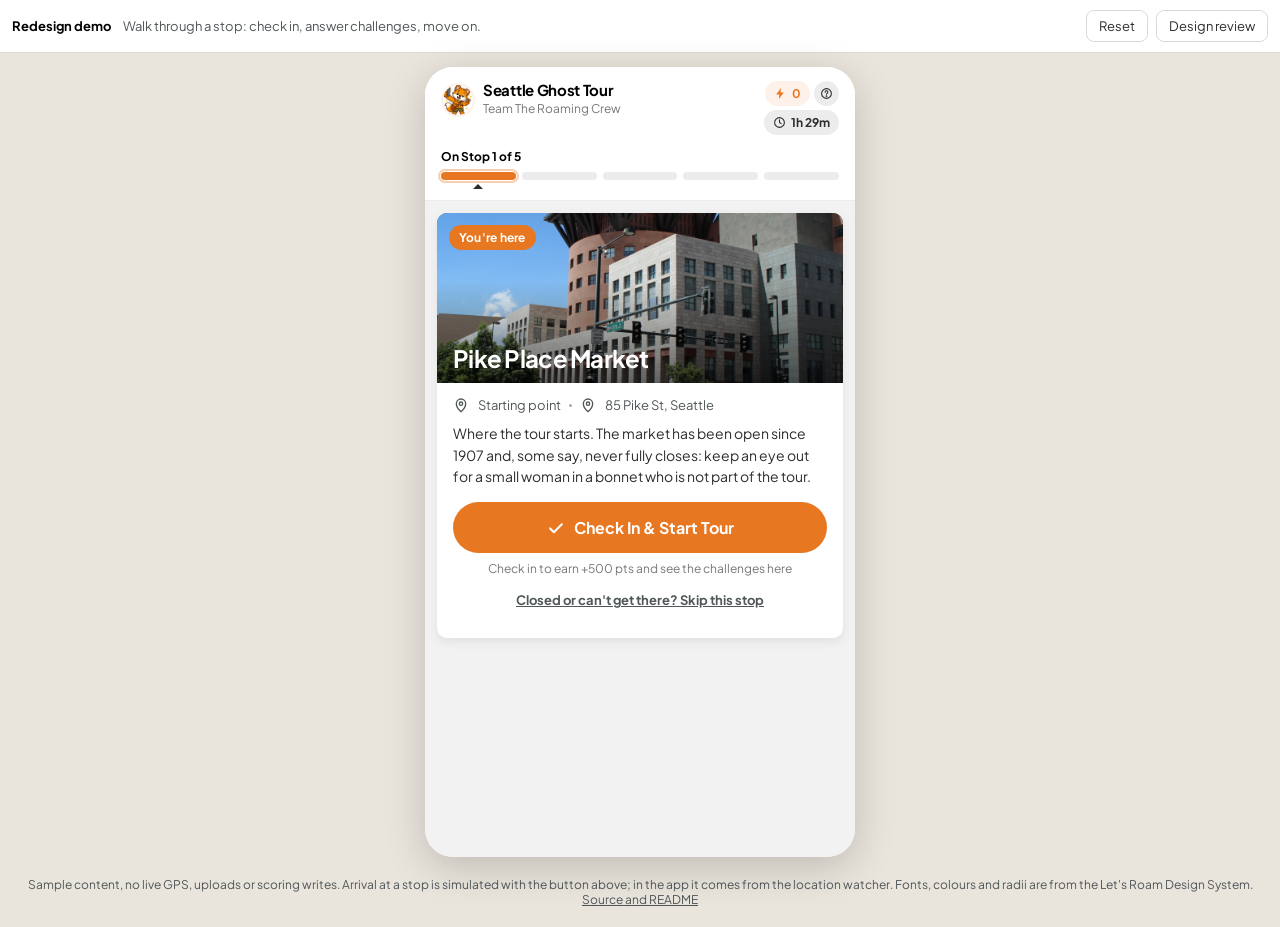
<file: index.html>
<!doctype html>
<html lang="en">
<head>
  <meta charset="utf-8">
  <meta name="viewport" content="width=device-width, initial-scale=1, viewport-fit=cover">
  <title>Let's Roam - Hunt screen redesign</title>
  <meta name="description" content="Redesigned main hunt screen for Let's Roam scavenger hunt tours. Interactive demo.">
  <link rel="stylesheet" href="./styles.css">
</head>
<body class="demo">
  <div class="demo-bar">
    <strong>Redesign demo</strong>
    <span class="hint">Walk through a stop: check in, answer challenges, move on.</span>
    <span class="spacer"></span>
    <button id="demo-arrive" class="primary">Simulate GPS: arrive</button>
    <button id="demo-reset">Reset</button>
    <a href="./review-v3.html">Design review</a>
  </div>

  <div class="phone">
    <div id="app" class="app"></div>
  </div>
  <p class="demo-note">
    Sample content, no live GPS, uploads or scoring writes. Arrival at a stop is simulated with the button above;
    in the app it comes from the location watcher. Fonts, colours and radii are from the Let's Roam Design System.
    <a href="https://github.com/mikeprimak/lets-roam-hunt">Source and README</a>
  </p>

  <script src="./hunt-data.js"></script>
  <script src="./app.js"></script>
</body>
</html>
</file>
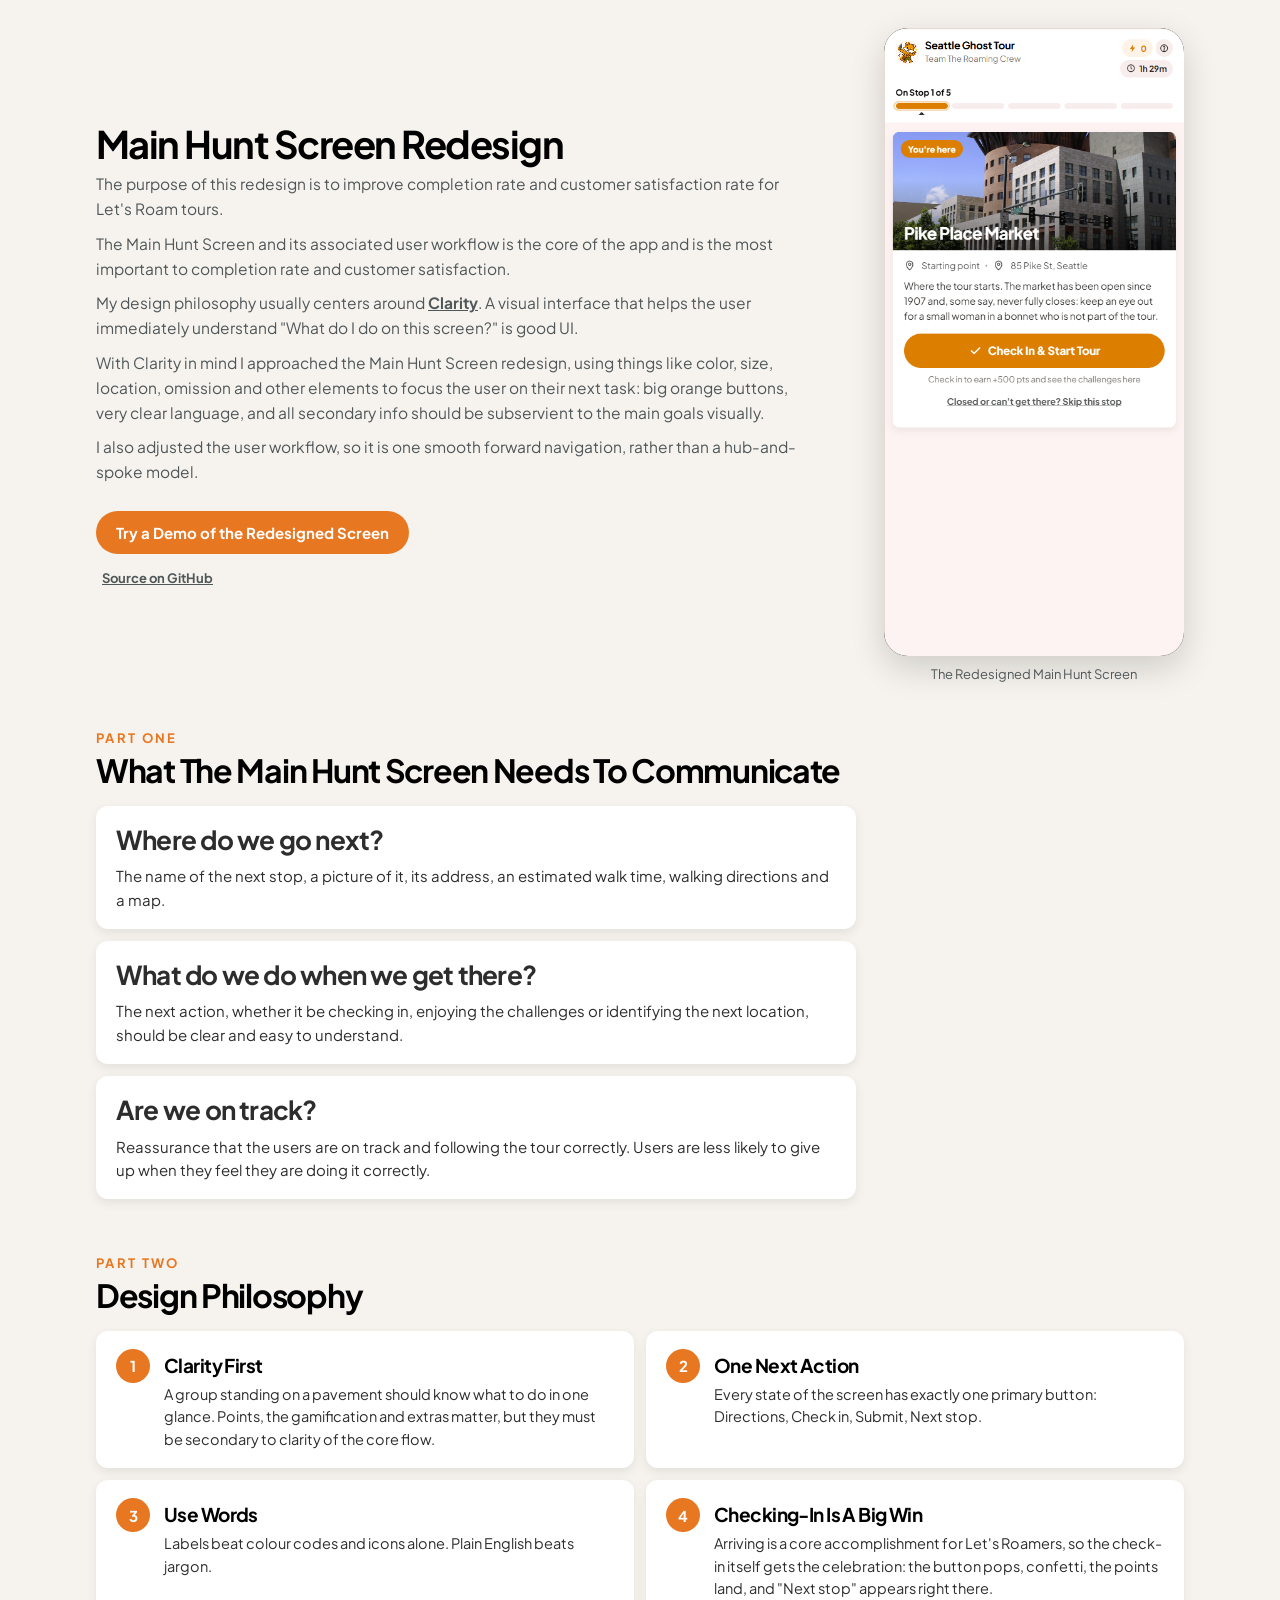
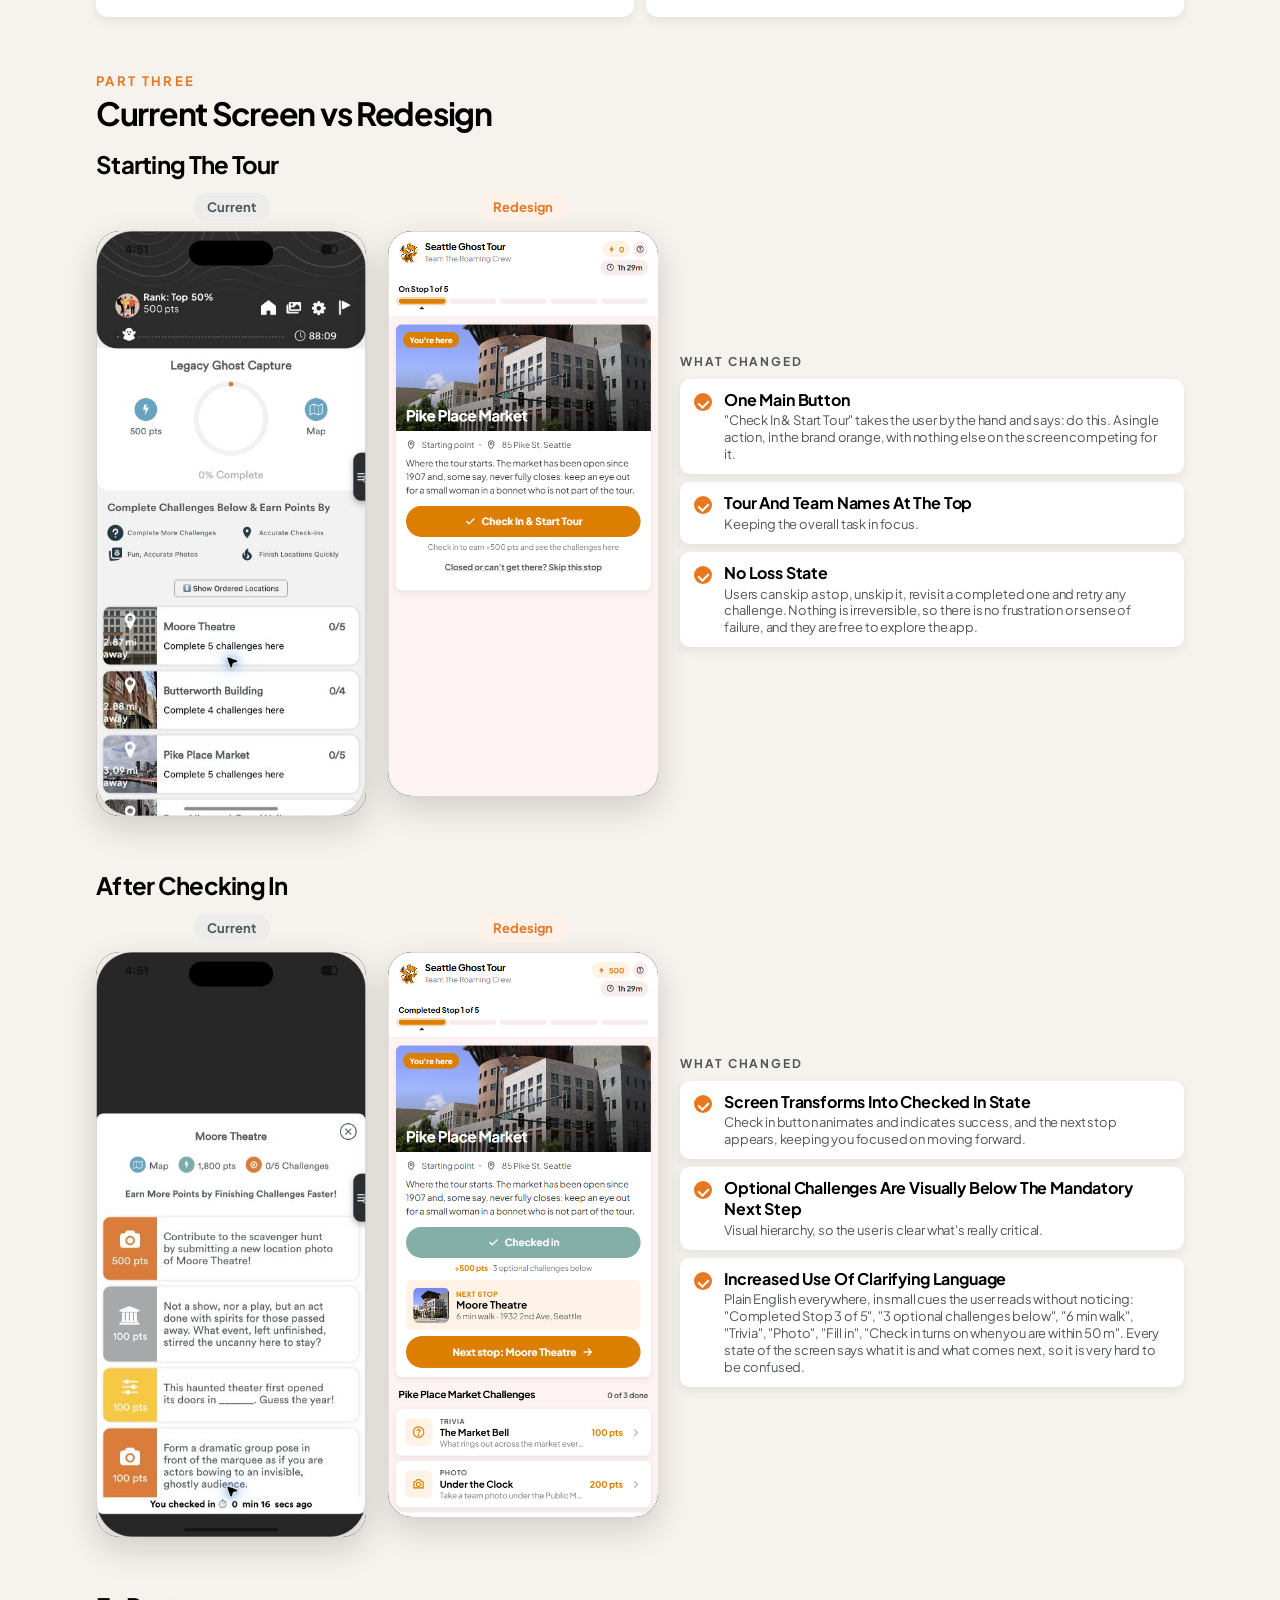
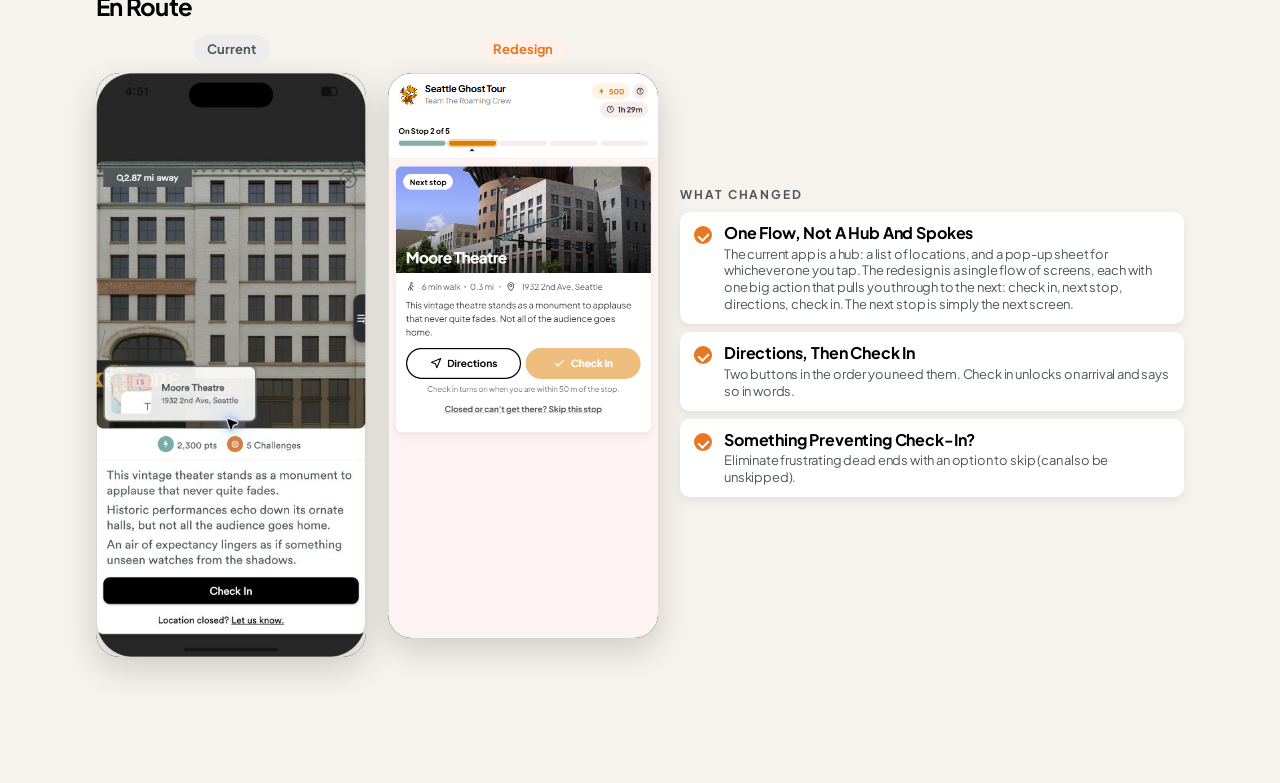
<file: review-v3.html>
<!doctype html>
<html lang="en">
<head>
  <meta charset="utf-8">
  <meta name="viewport" content="width=device-width, initial-scale=1">
  <title>Let's Roam - Main Hunt Screen Redesign</title>
  <link rel="stylesheet" href="./styles.css">
  <style>
    body { background: #F6F3EE; }
    .wrap { max-width: 1120px; margin: 0 auto; padding: 28px 16px 70px; }
    h1 { font-size: 38px; letter-spacing: -0.04em; line-height: 1.05; margin: 0 0 8px; }
    .lead { font-size: 17px; color: var(--lr-gray-3); font-weight: 500; line-height: 1.6; max-width: 720px; margin: 0 0 14px; }
    .lead a { color: var(--lr-black); }
    .cta { display: flex; gap: 10px; flex-wrap: wrap; margin: 6px 0 40px; }
    .cta a { display: inline-flex; align-items: center; gap: 8px; padding: 12px 20px; border-radius: 50px; font-weight: 700; text-decoration: none; font-size: 15px; }
    .cta a.primary { background: var(--lr-orange); color: #fff; }
    .cta a.secondary { background: #fff; color: var(--lr-black); box-shadow: inset 0 0 0 2px var(--lr-black); }

    .hero { display: grid; grid-template-columns: 1fr minmax(240px, 300px); gap: 32px; align-items: center; margin-bottom: 48px; }
    @media (max-width: 720px) { .hero { grid-template-columns: 1fr; } .hero-shot { max-width: 320px; margin: 0 auto; } }
    .hero .cta { margin: 26px 0 0; }
    .hero .src { margin: 16px 0 0 6px; font-size: 13px; font-weight: 700; color: var(--lr-gray-3); }
    .hero .src a { color: var(--lr-gray-3); font-weight: 700; }
    .hero .lead { font-size: 15.5px; margin-bottom: 10px; }
    .hero-shot .cap { font-size: 13px; color: var(--lr-gray-3); font-weight: 600; text-align: center; margin: 10px 0 0; }
    .label { font-size: 13px; font-weight: 700; letter-spacing: .18em; text-transform: uppercase; color: var(--lr-orange); margin: 0 0 8px; }
    h2 { font-size: 32px; letter-spacing: -0.04em; line-height: 1.05; margin: 0 0 18px; }
    section { margin-bottom: 56px; }

    .needs { display: grid; grid-template-columns: 1fr; gap: 12px; max-width: 760px; }
    .need { background: #fff; border-radius: 12px; box-shadow: var(--shadow-card); padding: 20px 20px 18px; }
    .need .big { font-size: 26px; font-weight: 700; letter-spacing: -0.03em; line-height: 1.1; margin: 0 0 10px; }
    .need p { margin: 0; font-size: 15px; line-height: 1.55; font-weight: 500; color: var(--lr-gray-4); }
    .need p b { color: var(--lr-black); }
    .then { margin: 16px 0 0; font-size: 16px; font-weight: 600; color: var(--lr-gray-3); }

    .phil { display: grid; grid-template-columns: repeat(2, 1fr); gap: 12px; }
    @media (max-width: 640px) { .phil { grid-template-columns: 1fr; } }
    .p { background: #fff; border-radius: 12px; box-shadow: var(--shadow-card); padding: 18px 20px; display: flex; gap: 14px; }
    .p .n { flex: none; width: 34px; height: 34px; border-radius: 50%; background: var(--lr-orange); color: #fff; font-weight: 800; display: grid; place-items: center; font-size: 15px; }
    .p h3 { margin: 4px 0 6px; font-size: 19px; letter-spacing: -0.03em; }
    .p p { margin: 0; font-size: 14.5px; line-height: 1.55; font-weight: 500; color: var(--lr-gray-4); }
    .p.lead-p { grid-column: 1 / -1; background: var(--lr-black); color: #fff; }
    .p.lead-p .n { background: var(--lr-orange); }
    .p.lead-p h3 { font-size: 24px; }
    .p.lead-p p { color: #ddd; font-size: 16px; }

    /* Old | notes | new */
    .pair { margin-bottom: 54px; }
    .pair h3 { font-size: 24px; letter-spacing: -0.03em; margin: 0 0 14px; }
    .trio { display: grid; grid-template-columns: minmax(200px, 270px) minmax(200px, 270px) 1fr; gap: 22px; align-items: start; }
    .trio .notes { align-self: center; }
    @media (max-width: 820px) { .trio { grid-template-columns: 1fr 1fr; } .trio .notes { grid-column: 1 / -1; } }
    .shot { text-align: center; }
    .shot .tag { display: inline-block; padding: 6px 14px; border-radius: 50px; font-weight: 700; font-size: 13px; margin-bottom: 10px; }
    .shot .tag.old { background: var(--lr-gray-light); color: var(--lr-gray-3); }
    .shot .tag.new { background: var(--lr-off-orange); color: var(--lr-orange); }
    .frame { border-radius: 24px; overflow: hidden; box-shadow: 0 12px 34px rgba(0,0,0,.16); background: #000; }
    .frame img { width: 100%; display: block; }
    .notes { align-self: center; }
    .notes .k { font-size: 12px; font-weight: 700; letter-spacing: .16em; text-transform: uppercase; color: var(--lr-gray-3); margin: 0 0 10px; }
    .notes ul { list-style: none; margin: 0; padding: 0; }
    .notes li { position: relative; padding: 11px 14px 11px 44px; background: #fff; border-radius: 10px; box-shadow: var(--shadow-card); margin-bottom: 8px; font-size: 16px; font-weight: 700; letter-spacing: -0.01em; line-height: 1.3; }
    .notes li small { display: block; font-size: 13px; font-weight: 500; color: var(--lr-gray-3); margin-top: 2px; }
    .notes li::before { content: ""; position: absolute; left: 14px; top: 14px; width: 18px; height: 18px; border-radius: 50%; background: var(--lr-orange); }
    .notes li::after { content: ""; position: absolute; left: 19.5px; top: 19px; width: 5px; height: 8px; border: solid #fff; border-width: 0 2.5px 2.5px 0; transform: rotate(45deg); }
    .foot { font-size: 14px; color: var(--lr-gray-3); font-weight: 500; margin-top: 10px; }
    .foot a { color: var(--lr-black); }
  </style>
</head>
<body>
<div class="wrap">
  <div class="hero">
    <div class="hero-text">
      <h1>Main Hunt Screen Redesign</h1>
      <p class="lead">The purpose of this redesign is to improve completion rate and customer satisfaction rate for Let's Roam tours.</p>
      <p class="lead">The Main Hunt Screen and its associated user workflow is the core of the app and is the most important to completion rate and customer satisfaction.</p>
      <p class="lead">My design philosophy usually centers around <b><u>Clarity</u></b>. A visual interface that helps the user immediately understand "What do I do on this screen?" is good UI.</p>
      <p class="lead">With Clarity in mind I approached the Main Hunt Screen redesign, using things like color, size, location, omission and other elements to focus the user on their next task: big orange buttons, very clear language, and all secondary info should be subservient to the main goals visually.</p>
      <p class="lead">I also adjusted the user workflow, so it is one smooth forward navigation, rather than a hub-and-spoke model.</p>
      <div class="cta"><a class="primary" href="./index.html">Try a Demo of the Redesigned Screen</a></div>
      <p class="src"><a href="https://github.com/mikeprimak/lets-roam-hunt">Source on GitHub</a></p>
    </div>
    <div class="hero-shot"><div class="frame"><img src="./assets/redesign/start.png" alt="Redesigned hunt screen at the first stop: Check In and Start Tour"></div><p class="cap">The Redesigned Main Hunt Screen</p></div>
  </div>

  <section>
    <p class="label">Part one</p>
    <h2>What The Main Hunt Screen Needs To Communicate</h2>
    <div class="needs">
      <div class="need"><p class="big">Where do we go next?</p><p>The name of the next stop, a picture of it, its address, an estimated walk time, walking directions and a map.</p></div>
      <div class="need"><p class="big">What do we do when we get there?</p><p>The next action, whether it be checking in, enjoying the challenges or identifying the next location, should be clear and easy to understand.</p></div>
      <div class="need"><p class="big">Are we on track?</p><p>Reassurance that the users are on track and following the tour correctly. Users are less likely to give up when they feel they are doing it correctly.</p></div>
    </div>
  </section>

  <section>
    <p class="label">Part two</p>
    <h2>Design Philosophy</h2>
    <div class="phil">
      <div class="p"><span class="n">1</span><div><h3>Clarity First</h3><p>A group standing on a pavement should know what to do in one glance. Points, the gamification and extras matter, but they must be secondary to clarity of the core flow.</p></div></div>
      <div class="p"><span class="n">2</span><div><h3>One Next Action</h3><p>Every state of the screen has exactly one primary button: Directions, Check in, Submit, Next stop.</p></div></div>
      <div class="p"><span class="n">3</span><div><h3>Use Words</h3><p>Labels beat colour codes and icons alone. Plain English beats jargon.</p></div></div>
      <div class="p"><span class="n">4</span><div><h3>Checking-In Is A Big Win</h3><p>Arriving is a core accomplishment for Let's Roamers, so the check-in itself gets the celebration: the button pops, confetti, the points land, and "Next stop" appears right there.</p></div></div>
    </div>
  </section>

  <section>
    <p class="label">Part three</p>
    <h2>Current Screen vs Redesign</h2>

    <div class="pair">
      <h3>Starting The Tour</h3>
      <div class="trio">
        <div class="shot"><span class="tag old">Current</span><div class="frame"><img src="./assets/current/screen-04.png" alt="Current main hunt screen"></div></div>
        <div class="shot"><span class="tag new">Redesign</span><div class="frame"><img src="./assets/redesign/start.png" alt="Redesign, first stop"></div></div>
        <div class="notes">
          <p class="k">What changed</p>
          <ul>
            <li>One Main Button<small>"Check In &amp; Start Tour" takes the user by the hand and says: do this. A single action, in the brand orange, with nothing else on the screen competing for it.</small></li>
            <li>Tour And Team Names At The Top<small>Keeping the overall task in focus.</small></li>
            <li>No Loss State<small>Users can skip a stop, unskip it, revisit a completed one and retry any challenge. Nothing is irreversible, so there is no frustration or sense of failure, and they are free to explore the app.</small></li>
          </ul>
        </div>
      </div>
    </div>

    <div class="pair">
      <h3>After Checking In</h3>
      <div class="trio">
        <div class="shot"><span class="tag old">Current</span><div class="frame"><img src="./assets/current/screen-08.png" alt="Current challenge list sheet"></div></div>
        <div class="shot"><span class="tag new">Redesign</span><div class="frame"><img src="./assets/redesign/at-stop.png" alt="Redesign, checked in with next stop and challenges"></div></div>
        <div class="notes">
          <p class="k">What changed</p>
          <ul>
            <li>Screen Transforms Into Checked In State<small>Check in button animates and indicates success, and the next stop appears, keeping you focused on moving forward.</small></li>
            <li>Optional Challenges Are Visually Below The Mandatory Next Step<small>Visual hierarchy, so the user is clear what's really critical.</small></li>
            <li>Increased Use Of Clarifying Language<small>Plain English everywhere, in small cues the user reads without noticing: "Completed Stop 3 of 5", "3 optional challenges below", "6 min walk", "Trivia", "Photo", "Fill in", "Check in turns on when you are within 50 m". Every state of the screen says what it is and what comes next, so it is very hard to be confused.</small></li>
          </ul>
        </div>
      </div>
    </div>

    <div class="pair">
      <h3>En Route</h3>
      <div class="trio">
        <div class="shot"><span class="tag old">Current</span><div class="frame"><img src="./assets/current/screen-06.png" alt="Current location sheet: photo, distance, description, Check In"></div></div>
        <div class="shot"><span class="tag new">Redesign</span><div class="frame"><img src="./assets/redesign/next-stop.png" alt="Redesign, on the way to stop 2"></div></div>
        <div class="notes">
          <p class="k">What changed</p>
          <ul>
            <li>One Flow, Not A Hub And Spokes<small>The current app is a hub: a list of locations, and a pop-up sheet for whichever one you tap. The redesign is a single flow of screens, each with one big action that pulls you through to the next: check in, next stop, directions, check in. The next stop is simply the next screen.</small></li>
            <li>Directions, Then Check In<small>Two buttons in the order you need them. Check in unlocks on arrival and says so in words.</small></li>
            <li>Something Preventing Check-In?<small>Eliminate frustrating dead ends with an option to skip (can also be unskipped).</small></li>
          </ul>
        </div>
      </div>
    </div>

  </section>
</div>
</body>
</html>
</file>
<file: styles.css>
/* Let's Roam - main hunt screen redesign.
   Tokens are verbatim from the Let's Roam Design System (2026 Q3 v2). */
@font-face { font-family: "Plus Jakarta Sans"; src: url("./assets/fonts/PlusJakartaSans.ttf"); font-weight: 400 600; }
@font-face { font-family: "Plus Jakarta Sans"; src: url("./assets/fonts/PlusJakartaSansBold.ttf"); font-weight: 700 800; }

:root {
  --lr-orange: #E87722;
  --lr-orange-hover: #FF8A32;
  --lr-off-orange: #FDF1E9;
  --lr-cream: #FFF4D4;
  --lr-teal: #6AAEAA;
  --lr-navy: #335573;
  --lr-green: #7FB141;
  --lr-blue: #53A6C4;
  --lr-red: #E22222;
  --lr-yellow: #FDD264;
  --lr-black: #000;
  --lr-gray-4: #2D2D2D;
  --lr-gray-3: #505759;
  --lr-gray-2: #A7A8AA;
  --lr-gray-1: #D9D9D6;
  --lr-gray-light: #ECECEC;
  --lr-white-1: #F2F2F2;
  --lr-white: #FEFEFE;
  --text-muted: #777;
  --radius-pill: 50px;
  --radius-card: 10px;
  --radius-less: 15px;
  --shadow-card: 0 4px 10px rgba(82, 82, 82, 0.1);
  --ease: 150ms ease;
  --font: "Plus Jakarta Sans", -apple-system, "Segoe UI", Roboto, sans-serif;
}

* { box-sizing: border-box; }
html, body { margin: 0; height: 100%; }
body {
  font-family: var(--font);
  color: var(--lr-black);
  background: #E9E4DC;
  -webkit-font-smoothing: antialiased;
}
button { font: inherit; color: inherit; cursor: pointer; }
img { display: block; max-width: 100%; }

/* ---------- Demo scaffolding (not part of the app) ---------- */
.demo-bar {
  display: flex; flex-wrap: wrap; gap: 8px; align-items: center;
  padding: 10px 12px; background: #fff; border-bottom: 1px solid var(--lr-gray-1);
  font-size: 13px; color: var(--lr-gray-3);
}
.demo-bar strong { color: var(--lr-black); margin-right: 4px; }
.demo-bar button, .demo-bar a {
  padding: 7px 12px; border: 1px solid var(--lr-gray-1); border-radius: 8px; background: #fff;
  color: var(--lr-gray-4); text-decoration: none; font-size: 13px;
}
.demo-bar button:hover, .demo-bar a:hover { background: var(--lr-gray-light); }
.demo-bar button.primary { background: var(--lr-black); color: #fff; border-color: var(--lr-black); }
.demo-bar .spacer { flex: 1; }
.demo-note { text-align: center; font-size: 12px; color: var(--lr-gray-3); padding: 8px 12px 20px; }
.demo-note a { color: inherit; }

.phone {
  position: relative; width: min(100%, 430px); height: min(calc(100dvh - 110px), 900px); min-height: 560px;
  margin: 14px auto 0; background: #fff; overflow: hidden;
  border-radius: 28px; box-shadow: 0 10px 40px rgba(0,0,0,.18);
  display: flex; flex-direction: column;
}
@media (max-width: 480px) {
  /* On a phone the frame must fill the viewport exactly, or a bottom sheet lands below the fold. */
  body.demo { height: 100dvh; overflow: hidden; }
  .demo-bar { flex-wrap: nowrap; overflow-x: auto; height: 48px; padding: 6px 10px; box-sizing: border-box; scrollbar-width: none; }
  .demo-bar::-webkit-scrollbar { display: none; }
  .demo-bar button, .demo-bar a, .demo-bar strong { white-space: nowrap; flex: none; }
  .demo-bar .spacer { display: none; }
  .phone { height: calc(100dvh - 48px); min-height: 0; margin: 0; border-radius: 0; box-shadow: none; }
  .demo-bar span.hint { display: none; }
  .demo-note { display: none; }
}

/* ---------- App shell ---------- */
.app { display: flex; flex-direction: column; height: 100%; position: relative; }
.screen { flex: 1; overflow-y: auto; overscroll-behavior: contain; background: var(--lr-white-1); }
.screen::-webkit-scrollbar { width: 0; }

/* Top bar: team, score, time */
.topbar {
  display: flex; align-items: center; gap: 10px; padding: 14px 16px 10px; background: #fff;
  position: sticky; top: 0; z-index: 5;
}
.topbar .team { display: flex; align-items: center; gap: 8px; min-width: 0; flex: 1; }
.topbar .team img { width: 34px; height: 34px; border-radius: 50%; object-fit: cover; border: 2px solid var(--lr-off-orange); }
.topbar { align-items: flex-start; }
.topbar .team { align-items: flex-start; }
.topbar .team img { margin-top: 2px; }
.topbar .team > div { min-width: 0; }
.topbar .team .name { font-weight: 700; font-size: 15px; line-height: 1.2; letter-spacing: -0.02em; }
.topbar .team .hunt { font-size: 12px; color: var(--text-muted); font-weight: 600; margin-top: 2px; }
.topbar .stats { display: flex; flex-direction: column; align-items: flex-end; gap: 4px; flex: none; }
.topbar .stats .row { display: flex; gap: 4px; }
.topbar .pill { flex: none; padding: 5px 9px; font-size: 12px; }
.topbar .pill.icon-only { padding: 6px; }
.topbar .pill svg { width: 13px; height: 13px; }
.pill {
  display: inline-flex; align-items: center; gap: 5px; padding: 6px 11px; border-radius: var(--radius-pill);
  font-size: 13px; font-weight: 700; background: var(--lr-gray-light); color: var(--lr-gray-4); white-space: nowrap;
  border: 0;
}
.pill svg { width: 15px; height: 15px; }
.pill.score { background: var(--lr-off-orange); color: var(--lr-orange); }
.pill.score.bump { animation: bump 500ms ease; }
.pill.time.low { background: #FBE3E3; color: var(--lr-red); }
.pill.icon-only { padding: 8px; }
@keyframes bump { 30% { transform: scale(1.12); } }

/* Route progress */
.route { background: #fff; padding: 4px 16px 14px; border-bottom: 1px solid var(--lr-gray-light); }
.route .label { display: flex; justify-content: space-between; font-size: 12px; font-weight: 700; color: var(--lr-gray-3); margin-bottom: 8px; }
.route .label b { color: var(--lr-black); }
.route .steps { display: flex; gap: 6px; padding-bottom: 6px; }
.route .step {
  flex: 1; height: 8px; border-radius: 4px; background: var(--lr-gray-light); position: relative;
  border: 0; padding: 0; transition: background var(--ease);
}
.route .step.done { background: var(--lr-teal); }
.route .step.current { background: var(--lr-orange); }
.route .step.current::after {
  content: ""; position: absolute; inset: -3px; border-radius: 7px; border: 2px solid var(--lr-orange); opacity: .35;
}
.route .step.skipped { background: var(--lr-gray-2); }
.route .step.tappable { cursor: pointer; }
.route .step.tappable:hover { filter: brightness(.92); }
.route .step.shown::before { content: ""; position: absolute; left: 50%; bottom: -9px; width: 0; height: 0; margin-left: -5px; border: 5px solid transparent; border-bottom-color: var(--lr-gray-4); }
.route .step:not(.tappable) { cursor: default; }
.route .label .tap-hint { font-weight: 600; color: var(--lr-gray-2); }
.revisit-bar {
  display: flex; align-items: center; gap: 10px; margin: 12px 12px 0; padding: 10px 12px 10px 14px; border-radius: var(--radius-card);
  background: var(--lr-navy); color: #fff; font-size: 13px; font-weight: 700;
}
.revisit-bar svg { width: 18px; height: 18px; flex: none; }
.revisit-bar span { flex: 1; }
.revisit-bar .btn { background: #fff; color: var(--lr-navy); padding: 9px 12px; font-size: 13px; white-space: nowrap; }
.revisit-bar .btn svg { width: 16px; height: 16px; }
.stop-photo .badge.done { background: var(--lr-teal); }

/* Generic card */
.card {
  background: #fff; border-radius: var(--radius-card); box-shadow: var(--shadow-card); margin: 12px 12px 0;
  overflow: hidden;
}
.card-body { padding: 14px 16px; }

/* Current stop hero */
.stop-photo { position: relative; height: 170px; background: var(--lr-navy); }
.stop-photo img { width: 100%; height: 100%; object-fit: cover; filter: saturate(.85); }
.stop-photo .shade { position: absolute; inset: 0; background: linear-gradient(180deg, rgba(0,0,0,0) 40%, rgba(0,0,0,.55)); }
.stop-photo .badge {
  position: absolute; top: 12px; left: 12px; padding: 5px 10px; border-radius: var(--radius-pill);
  background: var(--lr-orange); color: #fff; font-size: 12px; font-weight: 700; letter-spacing: .02em;
}
.stop-photo .badge.next { background: #fff; color: var(--lr-black); }
.stop-photo h2 { position: absolute; left: 16px; right: 16px; bottom: 12px; margin: 0; color: #fff; font-size: 24px; font-weight: 700; letter-spacing: -0.03em; line-height: 1.05; }
.stop-compact { display: flex; align-items: center; gap: 12px; padding: 12px 16px; }
.stop-compact img { width: 52px; height: 52px; border-radius: 8px; object-fit: cover; }
.stop-compact h2 { margin: 0; font-size: 18px; letter-spacing: -0.02em; }
.stop-compact .sub { font-size: 12px; color: var(--lr-teal); font-weight: 700; display: flex; align-items: center; gap: 4px; }
.stop-compact .sub svg { width: 14px; height: 14px; }

.meta { display: flex; align-items: center; gap: 8px; flex-wrap: wrap; font-size: 13px; color: var(--lr-gray-3); font-weight: 600; }
.meta > span { display: inline-flex; align-items: center; gap: 6px; }
.meta .dot { width: 3px; height: 3px; border-radius: 50%; background: var(--lr-gray-2); }
.meta svg { width: 16px; height: 16px; vertical-align: -3px; margin-right: 3px; }
.lore { font-size: 14px; line-height: 1.55; color: var(--lr-gray-4); margin: 10px 0 0; font-weight: 500; }
.lore.clamp { display: -webkit-box; -webkit-line-clamp: 4; -webkit-box-orient: vertical; overflow: hidden; }
.linkbtn { background: none; border: 0; padding: 4px 0; font-size: 13px; font-weight: 700; color: var(--lr-gray-3); text-decoration: underline; }
.linkbtn:hover { color: var(--lr-orange); }

/* Buttons (DS: pill, orange primary, 150ms) */
.btn {
  display: inline-flex; align-items: center; justify-content: center; gap: 8px; width: 100%;
  padding: 15px 20px; border-radius: var(--radius-pill); border: 0; font-weight: 700; font-size: 16px;
  transition: background var(--ease), opacity var(--ease), transform var(--ease);
}
.btn svg { width: 20px; height: 20px; }
.btn.primary { background: var(--lr-orange); color: #fff; }
.btn.primary:hover { background: var(--lr-orange-hover); }
.btn.primary:active { transform: scale(.98); }
.btn.primary:disabled { opacity: .5; cursor: not-allowed; }
.btn.secondary { background: #fff; color: var(--lr-black); box-shadow: inset 0 0 0 2px var(--lr-black); }
.btn.secondary:hover { background: var(--lr-gray-light); }
.btn.dark { background: var(--lr-black); color: #fff; }
.btn.dark:hover { background: var(--lr-gray-4); }
.btn.checked { background: var(--lr-teal); color: #fff; position: relative; overflow: visible; }
.btn.checked:disabled { opacity: 1; cursor: default; }
.btn.checked.pop { animation: pop 600ms cubic-bezier(.2,.9,.3,1.4); }
@keyframes pop { 0% { transform: scale(.92); } 45% { transform: scale(1.08); } 100% { transform: scale(1); } }
.burst { position: absolute; left: 50%; top: 50%; width: 0; height: 0; pointer-events: none; }
.burst i {
  position: absolute; left: -4px; top: -4px; width: 8px; height: 8px; border-radius: 50%; background: var(--c);
  transform: rotate(var(--a)) translateX(0); opacity: 0; animation: fly 750ms ease-out forwards;
}
.burst i:nth-child(odd) { width: 6px; height: 6px; border-radius: 2px; }
@keyframes fly { 0% { opacity: 1; transform: rotate(var(--a)) translateX(10px) scale(1); } 100% { opacity: 0; transform: rotate(var(--a)) translateX(var(--d)) scale(.3); } }
.earned-note { color: var(--lr-orange); display: inline-block; }
.earned-note.rise { animation: risein 500ms 200ms ease both; }
@keyframes risein { from { opacity: 0; transform: translateY(8px); } }
.challenges.slide-in { animation: slideup 550ms 250ms cubic-bezier(.2,.8,.2,1) both; }
@keyframes slideup { from { opacity: 0; transform: translateY(40px); } }
.btn.ghost { background: var(--lr-gray-light); color: var(--lr-gray-4); }
.btn.sm { padding: 10px 14px; font-size: 14px; width: auto; }
.btn-row { display: flex; gap: 8px; margin-top: 14px; }
.btn-row .btn { width: auto; flex: 1; }
.cta-note { text-align: center; font-size: 12px; color: var(--text-muted); font-weight: 600; margin-top: 8px; }

/* Check-in state strip */
.strip {
  display: flex; align-items: center; gap: 10px; padding: 10px 16px; background: var(--lr-off-orange);
  font-size: 13px; font-weight: 700; color: var(--lr-gray-4);
}
.strip.teal { background: #E4F1F0; color: #2F6B67; }
.strip svg { width: 18px; height: 18px; flex: none; }
.strip .pts { margin-left: auto; color: var(--lr-orange); }
.strip.all-done { margin: 8px 12px 0; border-radius: var(--radius-card); }
.strip.all-done .pts { color: #2F6B67; }
.sheet-h3 { font-size: 13px; font-weight: 700; letter-spacing: .12em; text-transform: uppercase; color: var(--lr-gray-3); margin: 18px 0 8px; }
.faq details { background: var(--lr-white-1); border-radius: 10px; margin-bottom: 6px; }
.faq summary { list-style: none; cursor: pointer; display: flex; align-items: center; gap: 8px; padding: 12px 14px; font-weight: 700; font-size: 14.5px; }
.faq summary::-webkit-details-marker { display: none; }
.faq summary .chev { margin-left: auto; width: 18px; height: 18px; color: var(--lr-gray-2); transition: transform var(--ease); flex: none; }
.faq details[open] summary .chev { transform: rotate(90deg); }
.faq .rules { margin: 0 14px 6px; }
.faq .rules li { border-bottom-color: var(--lr-gray-1); }
.faq p { margin: 0; padding: 0 14px 12px; font-size: 14px; line-height: 1.55; font-weight: 500; color: var(--lr-gray-4); }

/* Challenge list */
.section-head { display: flex; align-items: baseline; justify-content: space-between; padding: 18px 16px 6px; }
.section-head h3 { margin: 0; font-size: 16px; font-weight: 700; letter-spacing: -0.02em; }
.section-head .count { font-size: 12px; font-weight: 700; color: var(--lr-gray-3); }
.challenge {
  display: flex; align-items: center; gap: 12px; width: 100%; text-align: left; background: #fff; border: 0;
  border-radius: var(--radius-card); box-shadow: var(--shadow-card); padding: 12px 14px; margin: 8px 12px 0;
  width: calc(100% - 24px); transition: transform var(--ease), box-shadow var(--ease);
}
.challenge:hover { box-shadow: 0 6px 14px rgba(82,82,82,.16); }
.challenge:active { transform: scale(.99); }
.challenge .tile {
  width: 44px; height: 44px; border-radius: 10px; display: grid; place-items: center; flex: none;
  background: var(--lr-off-orange); color: var(--lr-orange);
}
.challenge .tile svg { width: 22px; height: 22px; }
.challenge.done .tile { background: #E4F1F0; color: var(--lr-teal); }
.challenge.skipped .tile { background: var(--lr-gray-light); color: var(--lr-gray-2); }
.challenge .text { flex: 1; min-width: 0; display: flex; flex-direction: column; }
.challenge .kind { font-size: 11px; font-weight: 700; letter-spacing: .08em; text-transform: uppercase; color: var(--lr-gray-3); }
.challenge .title { font-size: 15px; font-weight: 700; margin: 1px 0; }
.challenge .snippet { display: block; font-size: 12.5px; color: var(--text-muted); font-weight: 500; white-space: nowrap; overflow: hidden; text-overflow: ellipsis; }
.challenge .pts { font-weight: 700; font-size: 14px; color: var(--lr-orange); white-space: nowrap; }
.challenge.done .pts { color: var(--lr-teal); }
.challenge.skipped .pts, .challenge.skipped .title { color: var(--lr-gray-2); }
.challenge .chev { width: 18px; height: 18px; color: var(--lr-gray-2); flex: none; }
.challenge.optional .kind { color: var(--lr-blue); }

/* Stop complete / hunt complete card */
.celebrate { text-align: center; padding: 20px 16px 16px; }
.celebrate img { width: 120px; margin: 0 auto 6px; }
.celebrate h2 { margin: 0; font-size: 24px; letter-spacing: -0.03em; }
.celebrate .earned { font-size: 15px; color: var(--lr-gray-3); font-weight: 600; margin: 4px 0 0; }
.celebrate .earned b { color: var(--lr-orange); font-size: 22px; }
.next-stop {
  display: flex; align-items: center; gap: 12px; margin: 16px 0 0; padding: 12px; border-radius: var(--radius-card);
  background: var(--lr-off-orange); text-align: left;
}
.next-stop img { width: 56px; height: 56px; border-radius: 8px; object-fit: cover; }
.next-stop > div { flex: 1; min-width: 0; }
.next-stop .k { font-size: 11px; font-weight: 700; letter-spacing: .08em; text-transform: uppercase; color: var(--lr-orange); }
.next-stop .n { font-size: 16px; font-weight: 700; }
.next-stop .w { font-size: 13px; color: var(--lr-gray-3); font-weight: 600; }
.summary { display: grid; grid-template-columns: 1fr 1fr 1fr; gap: 8px; margin-top: 14px; }
.summary div { background: var(--lr-white-1); border-radius: 8px; padding: 10px 6px; }
.summary b { display: block; font-size: 18px; letter-spacing: -0.02em; }
.summary span { font-size: 11px; color: var(--lr-gray-3); font-weight: 700; }

/* Bottom sheet (one layer, never stacked) */
.scrim { position: absolute; inset: 0; background: rgba(0,0,0,.45); z-index: 20; animation: fade 150ms ease; }
.sheet {
  position: absolute; left: 0; right: 0; bottom: 0; z-index: 21; background: #fff;
  border-radius: 20px 20px 0 0; max-height: 88%; display: flex; flex-direction: column;
  animation: rise 220ms cubic-bezier(.2,.8,.2,1);
}
.sheet.still, .scrim.still { animation: none; }
.sheet-inner { display: flex; flex-direction: column; min-height: 0; }
.sheet-inner.swap { animation: fade 340ms ease-out; }
.sheet .grab { width: 40px; height: 4px; border-radius: 2px; background: var(--lr-gray-1); margin: 10px auto 0; }
.sheet .sheet-head { display: flex; align-items: center; gap: 10px; padding: 10px 16px 6px; }
.sheet .sheet-head .kind { font-size: 12px; font-weight: 700; letter-spacing: .08em; text-transform: uppercase; color: var(--lr-gray-3); flex: 1; }
.sheet .sheet-head .kind b { color: var(--lr-orange); margin-left: 6px; letter-spacing: 0; text-transform: none; font-size: 13px; }
.iconbtn { width: 36px; height: 36px; border-radius: 50%; border: 0; background: var(--lr-gray-light); display: grid; place-items: center; }
.iconbtn svg { width: 18px; height: 18px; }
.iconbtn:hover { background: var(--lr-gray-1); }
.sheet .sheet-body { padding: 4px 16px 20px; overflow-y: auto; }
.sheet .sheet-body::-webkit-scrollbar { width: 0; }
.sheet .sheet-body { scrollbar-width: none; }
.sheet h2 { margin: 6px 0 12px; font-size: 20px; line-height: 1.3; letter-spacing: -0.02em; }
.sheet .q-progress { font-size: 12px; font-weight: 700; color: var(--lr-gray-3); }
@keyframes rise { from { transform: translateY(40px); opacity: 0; } }
@keyframes fade { from { opacity: 0; } }

/* Answer controls */
.choices { display: flex; flex-direction: column; gap: 8px; }
.choice {
  display: flex; align-items: center; gap: 12px; padding: 14px 16px; border-radius: var(--radius-less);
  background: var(--lr-white-1); border: 2px solid transparent; text-align: left; font-weight: 600; font-size: 15px;
  transition: border-color var(--ease), background var(--ease);
}
.choice .radio { width: 20px; height: 20px; border-radius: 50%; border: 2px solid var(--lr-gray-2); flex: none; }
.choice.selected { border-color: var(--lr-orange); background: var(--lr-off-orange); }
.choice.selected .radio { border-color: var(--lr-orange); background: radial-gradient(var(--lr-orange) 45%, transparent 50%); }
.choice.correct { border-color: var(--lr-teal); background: #E4F1F0; }
.choice.wrong { border-color: var(--lr-red); background: #FBE3E3; }
.textinput {
  width: 100%; padding: 15px 16px; border-radius: var(--radius-less); border: 2px solid var(--lr-gray-1); font: inherit;
  font-size: 17px; font-weight: 600; background: #fff; outline: none;
}
.textinput:focus { border-color: var(--lr-orange); box-shadow: 0 0 0 4px rgba(232,119,34,.26); }
.textinput.wrong { border-color: var(--lr-red); animation: shake 300ms; }
@keyframes shake { 25% { transform: translateX(-4px); } 75% { transform: translateX(4px); } }
.wheel-wrap { position: relative; height: 176px; border-radius: var(--radius-less); background: var(--lr-white-1); overflow: hidden; border: 2px solid transparent; }
.wheel-wrap.wrong { border-color: var(--lr-red); }
.wheel-band { position: absolute; left: 10px; right: 10px; top: 66px; height: 44px; border-radius: 10px; background: var(--lr-off-orange); border: 2px solid var(--lr-orange); pointer-events: none; }
.wheel { position: absolute; inset: 0; overflow-y: auto; scroll-snap-type: y mandatory; padding: 66px 0; scrollbar-width: none; -webkit-mask-image: linear-gradient(transparent, #000 35%, #000 65%, transparent); mask-image: linear-gradient(transparent, #000 35%, #000 65%, transparent); }
.wheel::-webkit-scrollbar { display: none; }
.wheel > div { height: 44px; scroll-snap-align: center; display: grid; place-items: center; font-size: 22px; font-weight: 600; color: var(--lr-gray-2); }
.wheel > div.on { color: var(--lr-black); font-weight: 800; }
.wheel[data-locked] { pointer-events: none; }
.next-block { margin-top: 4px; }
.next-block .next-stop { margin-top: 6px; }
.next-block .btn-row { margin-top: 10px; }
.next-block.rise-in { animation: risein 500ms 350ms ease both; }
.photo-drop {
  display: grid; place-items: center; gap: 6px; padding: 22px; border-radius: var(--radius-less);
  border: 2px dashed var(--lr-gray-1); background: var(--lr-white-1); text-align: center; color: var(--lr-gray-3); font-weight: 600; font-size: 14px;
}
.photo-drop img { width: 110px; }
.photo-preview { border-radius: var(--radius-less); overflow: hidden; height: 180px; }
.photo-preview img { width: 100%; height: 100%; object-fit: cover; }
.helper { display: flex; justify-content: space-between; align-items: center; margin-top: 12px; }
.hintbox { margin-top: 10px; padding: 10px 12px; border-radius: 8px; background: var(--lr-cream); font-size: 14px; font-weight: 600; color: #5A4300; }
.feedback { display: flex; align-items: center; gap: 10px; margin-top: 12px; padding: 12px 14px; border-radius: var(--radius-card); font-weight: 700; font-size: 15px; }
.feedback.ok { background: #E4F1F0; color: #2F6B67; }
.feedback.bad { background: #FBE3E3; color: #9E1B1B; }
.feedback.neutral { background: var(--lr-gray-light); color: var(--lr-gray-4); }
.feedback svg { width: 22px; height: 22px; flex: none; }
.feedback .pts { margin-left: auto; font-size: 18px; }
.sheet .actions { margin-top: 14px; display: flex; flex-direction: column; gap: 8px; }

/* Map view */
.mapview { position: absolute; inset: 0; background: #EEF0EA; z-index: 10; display: flex; flex-direction: column; animation: fade 150ms ease; }
.mapview svg.map { flex: 1; width: 100%; height: 100%; }
.mapview .map-top { position: absolute; top: 12px; left: 12px; right: 12px; display: flex; gap: 8px; align-items: center; z-index: 2; }
.mapview .map-top .pill { background: #fff; box-shadow: var(--shadow-card); }
.mapview .map-card {
  position: absolute; left: 12px; right: 12px; bottom: 12px; background: #fff; border-radius: var(--radius-card); box-shadow: 0 6px 20px rgba(0,0,0,.18);
  padding: 14px 16px; z-index: 2;
}
.mapview .map-card h3 { margin: 0 0 2px; font-size: 17px; letter-spacing: -0.02em; }
.pin-label { font: 700 11px var(--font); fill: #fff; }
.you { animation: pulse 1.6s ease-out infinite; transform-origin: center; }
@keyframes pulse { 0% { opacity: .7; transform: scale(.6); } 100% { opacity: 0; transform: scale(1.6); } }

/* Help sheet */
.rules { list-style: none; padding: 0; margin: 0; }
.rules li { display: flex; justify-content: space-between; padding: 10px 0; border-bottom: 1px solid var(--lr-gray-light); font-size: 14px; font-weight: 600; }
.rules li b { color: var(--lr-orange); }
.rules li b.neg { color: var(--lr-gray-3); }
.help-actions { display: grid; gap: 8px; margin-top: 14px; }

/* Toast */
.toast {
  position: absolute; left: 50%; top: 80px; transform: translateX(-50%); z-index: 30; background: var(--lr-black); color: #fff;
  padding: 10px 16px; border-radius: var(--radius-pill); font-weight: 700; font-size: 14px; box-shadow: 0 6px 20px rgba(0,0,0,.25);
  display: flex; align-items: center; gap: 8px; animation: toastin 250ms ease; white-space: nowrap;
}
.toast svg { width: 18px; height: 18px; }
@keyframes toastin { from { opacity: 0; transform: translate(-50%, -8px); } }

.sr { position: absolute; width: 1px; height: 1px; overflow: hidden; clip: rect(0 0 0 0); }
.spacer-bottom { height: 24px; }
</file>
